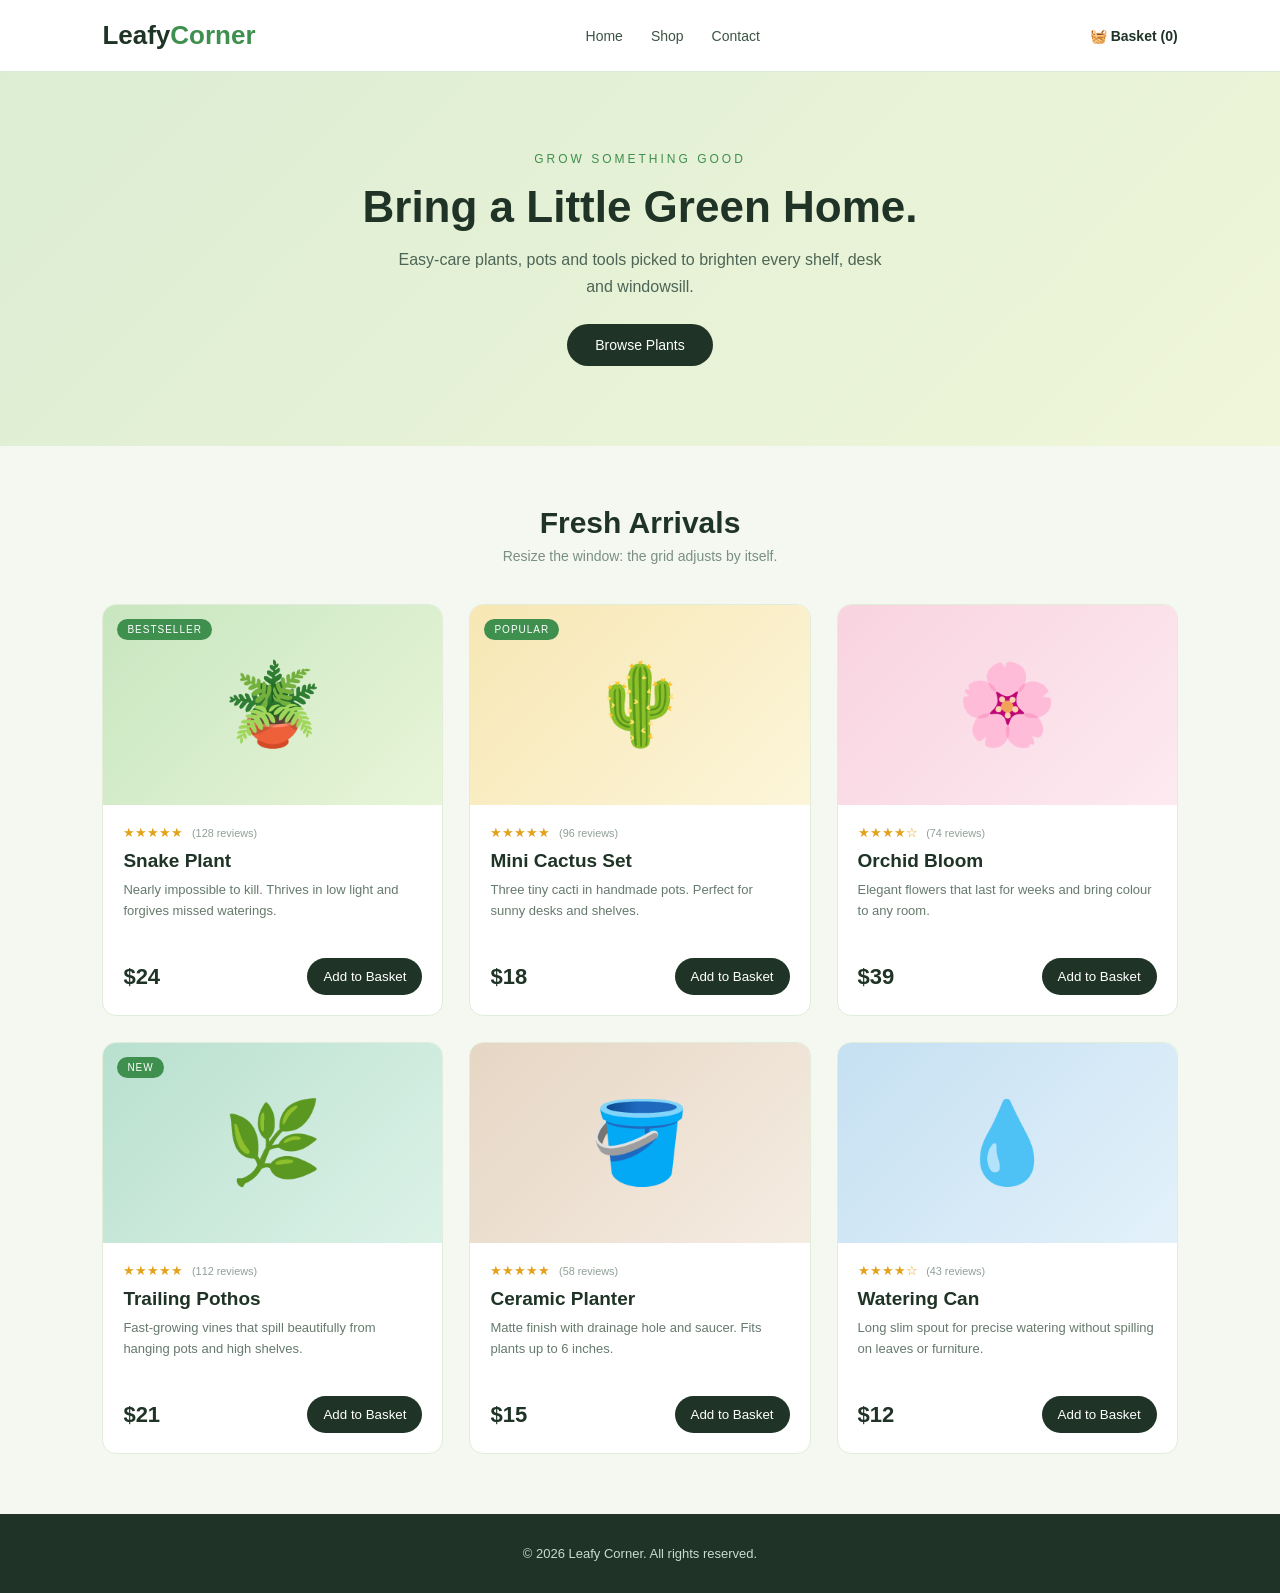
<file: index.html>
<!DOCTYPE html>
<html lang="en">
<head>
<meta charset="UTF-8">
<meta name="viewport" content="width=device-width, initial-scale=1.0">
<title>Leafy Corner | Plants for Every Space</title>
<link rel="icon" href="data:image/svg+xml,<svg xmlns=%22http://www.w3.org/2000/svg%22 viewBox=%220 0 100 100%22><text y=%22.9em%22 font-size=%2290%22>🌿</text></svg>">
<link rel="stylesheet" href="style.css">
</head>
<body>
<header class="site-header">
  <div class="logo">Leafy<span>Corner</span></div>
  <nav>
    <a href="#">Home</a>
    <a href="#products">Shop</a>
    <a href="#footer">Contact</a>
  </nav>
  <div class="cart">🧺 Basket (0)</div>
</header>

<section class="hero">
  <p class="tagline">GROW SOMETHING GOOD</p>
  <h1>Bring a Little Green Home.</h1>
  <p>Easy-care plants, pots and tools picked to brighten every shelf, desk and windowsill.</p>
  <a href="#products" class="shop-btn">Browse Plants</a>
</section>

<main id="products">
  <div class="section-heading">
    <h2>Fresh Arrivals</h2>
    <p>Resize the window: the grid adjusts by itself.</p>
  </div>

  <div class="product-grid">
    <article class="card">
      <div class="image-box leaf-a"><span class="badge">BESTSELLER</span><span class="emoji">🪴</span><img src="https://images.unsplash.com/photo-1616961108833-b8e10d5dc2be?w=600&q=80&auto=format&fit=crop" alt="Snake plant in a basket" loading="lazy" onerror="this.remove()"></div>
      <div class="card-body">
        <div class="rating">★★★★★ <small>(128 reviews)</small></div>
        <h3>Snake Plant</h3>
        <p>Nearly impossible to kill. Thrives in low light and forgives missed waterings.</p>
        <div class="purchase"><span class="price">$24</span><button>Add to Basket</button></div>
      </div>
    </article>

    <article class="card">
      <div class="image-box leaf-b"><span class="badge">POPULAR</span><span class="emoji">🌵</span><img src="https://images.unsplash.com/photo-1447012256906-c2ed7aa5632e?w=600&q=80&auto=format&fit=crop" alt="Potted cacti and succulents on a windowsill" loading="lazy" onerror="this.remove()"></div>
      <div class="card-body">
        <div class="rating">★★★★★ <small>(96 reviews)</small></div>
        <h3>Mini Cactus Set</h3>
        <p>Three tiny cacti in handmade pots. Perfect for sunny desks and shelves.</p>
        <div class="purchase"><span class="price">$18</span><button>Add to Basket</button></div>
      </div>
    </article>

    <article class="card">
      <div class="image-box leaf-c"><span class="emoji">🌸</span><img src="https://images.unsplash.com/photo-1516477266610-9e4c763da721?w=600&q=80&auto=format&fit=crop" alt="Pink orchid in bloom" loading="lazy" onerror="this.remove()"></div>
      <div class="card-body">
        <div class="rating">★★★★☆ <small>(74 reviews)</small></div>
        <h3>Orchid Bloom</h3>
        <p>Elegant flowers that last for weeks and bring colour to any room.</p>
        <div class="purchase"><span class="price">$39</span><button>Add to Basket</button></div>
      </div>
    </article>

    <article class="card">
      <div class="image-box leaf-d"><span class="badge">NEW</span><span class="emoji">🌿</span><img src="https://images.unsplash.com/photo-1502920970741-47c1bafc8d49?w=600&q=80&auto=format&fit=crop" alt="Hanging plants with trailing leaves" loading="lazy" onerror="this.remove()"></div>
      <div class="card-body">
        <div class="rating">★★★★★ <small>(112 reviews)</small></div>
        <h3>Trailing Pothos</h3>
        <p>Fast-growing vines that spill beautifully from hanging pots and high shelves.</p>
        <div class="purchase"><span class="price">$21</span><button>Add to Basket</button></div>
      </div>
    </article>

    <article class="card">
      <div class="image-box leaf-e"><span class="emoji">🪣</span><img src="https://images.unsplash.com/flagged/photo-1485503008559-b7189b9b1767?w=600&q=80&auto=format&fit=crop" alt="Green plant in a white ceramic pot" loading="lazy" onerror="this.remove()"></div>
      <div class="card-body">
        <div class="rating">★★★★★ <small>(58 reviews)</small></div>
        <h3>Ceramic Planter</h3>
        <p>Matte finish with drainage hole and saucer. Fits plants up to 6 inches.</p>
        <div class="purchase"><span class="price">$15</span><button>Add to Basket</button></div>
      </div>
    </article>

    <article class="card">
      <div class="image-box leaf-f"><span class="emoji">💧</span><img src="https://images.unsplash.com/photo-1661926272970-728f0d6389fd?w=600&q=80&auto=format&fit=crop" alt="Blue watering can in a garden" loading="lazy" onerror="this.remove()"></div>
      <div class="card-body">
        <div class="rating">★★★★☆ <small>(43 reviews)</small></div>
        <h3>Watering Can</h3>
        <p>Long slim spout for precise watering without spilling on leaves or furniture.</p>
        <div class="purchase"><span class="price">$12</span><button>Add to Basket</button></div>
      </div>
    </article>
  </div>
</main>

<footer id="footer" class="site-footer">
  <p>&copy; 2026 Leafy Corner. All rights reserved.</p>
</footer>
</body>
</html>
</file>
<file: style.css>
* { margin: 0; padding: 0; box-sizing: border-box; }
html { scroll-behavior: smooth; }
body { font-family: "Trebuchet MS", Verdana, sans-serif; background: #f4f8f1; color: #1f3326; }

/* Header */
.site-header { display: flex; justify-content: space-between; align-items: center; flex-wrap: wrap; gap: 10px; padding: 20px 8%; background: #fff; border-bottom: 1px solid #dfe9d8; }
.logo { font-size: 26px; font-weight: bold; }
.logo span { color: #3f8f4f; }
nav { display: flex; gap: 28px; }
nav a { text-decoration: none; color: #3b5443; font-size: 14px; }
nav a:hover { color: #3f8f4f; }
.cart { font-size: 14px; font-weight: bold; }

/* Hero */
.hero { text-align: center; padding: 80px 20px; background: linear-gradient(135deg, #dcedd3, #f0f6d9); }
.tagline { color: #3f8f4f; font-size: 12px; letter-spacing: 3px; margin-bottom: 16px; }
.hero h1 { font-size: clamp(28px, 5vw, 44px); margin-bottom: 14px; }
.hero p:not(.tagline) { color: #4d6556; max-width: 500px; margin: 0 auto 24px; line-height: 1.7; }
.shop-btn { display: inline-block; background: #1f3326; color: #fff; padding: 13px 28px; border-radius: 30px; text-decoration: none; font-size: 14px; transition: background .3s, transform .3s; }
.shop-btn:hover { background: #3f8f4f; transform: scale(1.05); }

/* Products */
#products { padding: 60px 8%; }
.section-heading { text-align: center; margin-bottom: 40px; }
.section-heading h2 { font-size: 30px; margin-bottom: 8px; }
.section-heading p { color: #7a8f80; font-size: 14px; }

/* Auto-responsive grid: no media queries */
.product-grid {
  display: grid;
  grid-template-columns: repeat(auto-fit, minmax(250px, 1fr));
  gap: 26px;
}

.card { background: #fff; border-radius: 14px; overflow: hidden; border: 1px solid #e1ecd9; transition: transform .3s ease, box-shadow .3s ease, border-color .3s; }
.card:hover { transform: translateY(-8px) rotate(-0.5deg); box-shadow: 0 16px 32px rgba(63,143,79,.22); border-color: #3f8f4f; }

.image-box { height: 200px; position: relative; display: flex; align-items: center; justify-content: center; overflow: hidden; }
.image-box img { position: absolute; inset: 0; width: 100%; height: 100%; object-fit: cover; transition: transform .4s ease; }
.card:hover .image-box img { transform: scale(1.08); }
.emoji { font-size: 80px; transition: transform .4s ease; }
.card:hover .emoji { transform: scale(1.2) rotate(6deg); }
.leaf-a { background: linear-gradient(135deg, #c8e6c0, #e8f5d8); }
.leaf-b { background: linear-gradient(135deg, #f7e7b4, #fcf5d9); }
.leaf-c { background: linear-gradient(135deg, #f8d3e0, #fdeaf0); }
.leaf-d { background: linear-gradient(135deg, #b9e0cf, #dcf2e8); }
.leaf-e { background: linear-gradient(135deg, #e6d6c4, #f5ece2); }
.leaf-f { background: linear-gradient(135deg, #c5e0f2, #e3f1fa); }

.badge { position: absolute; top: 14px; left: 14px; background: #3f8f4f; color: #fff; padding: 5px 10px; font-size: 10px; border-radius: 20px; letter-spacing: 1px; }

.card-body { padding: 20px; }
.rating { color: #e3a21a; font-size: 13px; margin-bottom: 10px; }
.rating small { color: #8fa095; margin-left: 5px; }
.card-body h3 { font-size: 19px; margin-bottom: 8px; }
.card-body p { color: #667a6d; font-size: 13px; line-height: 1.6; min-height: 62px; }
.purchase { display: flex; justify-content: space-between; align-items: center; margin-top: 16px; }
.price { font-size: 22px; font-weight: bold; }
button { background: #1f3326; color: #fff; border: none; padding: 11px 16px; border-radius: 20px; cursor: pointer; transition: background .3s, transform .2s; }
button:hover { background: #3f8f4f; transform: translateY(-2px); }

/* Footer */
.site-footer { text-align: center; padding: 32px 20px; background: #1f3326; }
.site-footer p { color: #c9dccd; font-size: 13px; }
</file>
<file: Leafy-Corner-site/Leafy-Corner-site/style.css>
* { margin: 0; padding: 0; box-sizing: border-box; }
html { scroll-behavior: smooth; }
body { font-family: "Trebuchet MS", Verdana, sans-serif; background: #f4f8f1; color: #1f3326; }

/* Header */
.site-header { display: flex; justify-content: space-between; align-items: center; flex-wrap: wrap; gap: 10px; padding: 20px 8%; background: #fff; border-bottom: 1px solid #dfe9d8; }
.logo { font-size: 26px; font-weight: bold; }
.logo span { color: #3f8f4f; }
nav { display: flex; gap: 28px; }
nav a { text-decoration: none; color: #3b5443; font-size: 14px; }
nav a:hover { color: #3f8f4f; }
.cart { font-size: 14px; font-weight: bold; }

/* Hero */
.hero { text-align: center; padding: 80px 20px; background: linear-gradient(135deg, #dcedd3, #f0f6d9); }
.tagline { color: #3f8f4f; font-size: 12px; letter-spacing: 3px; margin-bottom: 16px; }
.hero h1 { font-size: clamp(28px, 5vw, 44px); margin-bottom: 14px; }
.hero p:not(.tagline) { color: #4d6556; max-width: 500px; margin: 0 auto 24px; line-height: 1.7; }
.shop-btn { display: inline-block; background: #1f3326; color: #fff; padding: 13px 28px; border-radius: 30px; text-decoration: none; font-size: 14px; transition: background .3s, transform .3s; }
.shop-btn:hover { background: #3f8f4f; transform: scale(1.05); }

/* Products */
#products { padding: 60px 8%; }
.section-heading { text-align: center; margin-bottom: 40px; }
.section-heading h2 { font-size: 30px; margin-bottom: 8px; }
.section-heading p { color: #7a8f80; font-size: 14px; }

/* Auto-responsive grid: no media queries */
.product-grid {
  display: grid;
  grid-template-columns: repeat(auto-fit, minmax(250px, 1fr));
  gap: 26px;
}

.card { background: #fff; border-radius: 14px; overflow: hidden; border: 1px solid #e1ecd9; transition: transform .3s ease, box-shadow .3s ease, border-color .3s; }
.card:hover { transform: translateY(-8px) rotate(-0.5deg); box-shadow: 0 16px 32px rgba(63,143,79,.22); border-color: #3f8f4f; }

.image-box { height: 200px; position: relative; display: flex; align-items: center; justify-content: center; overflow: hidden; }
.emoji { font-size: 80px; transition: transform .4s ease; }
.card:hover .emoji { transform: scale(1.2) rotate(6deg); }
.leaf-a { background: linear-gradient(135deg, #c8e6c0, #e8f5d8); }
.leaf-b { background: linear-gradient(135deg, #f7e7b4, #fcf5d9); }
.leaf-c { background: linear-gradient(135deg, #f8d3e0, #fdeaf0); }
.leaf-d { background: linear-gradient(135deg, #b9e0cf, #dcf2e8); }
.leaf-e { background: linear-gradient(135deg, #e6d6c4, #f5ece2); }
.leaf-f { background: linear-gradient(135deg, #c5e0f2, #e3f1fa); }

.badge { position: absolute; top: 14px; left: 14px; background: #3f8f4f; color: #fff; padding: 5px 10px; font-size: 10px; border-radius: 20px; letter-spacing: 1px; }

.card-body { padding: 20px; }
.rating { color: #e3a21a; font-size: 13px; margin-bottom: 10px; }
.rating small { color: #8fa095; margin-left: 5px; }
.card-body h3 { font-size: 19px; margin-bottom: 8px; }
.card-body p { color: #667a6d; font-size: 13px; line-height: 1.6; min-height: 62px; }
.purchase { display: flex; justify-content: space-between; align-items: center; margin-top: 16px; }
.price { font-size: 22px; font-weight: bold; }
button { background: #1f3326; color: #fff; border: none; padding: 11px 16px; border-radius: 20px; cursor: pointer; transition: background .3s, transform .2s; }
button:hover { background: #3f8f4f; transform: translateY(-2px); }

/* Footer */
.site-footer { text-align: center; padding: 32px 20px; background: #1f3326; }
.site-footer p { color: #c9dccd; font-size: 13px; }
</file>
